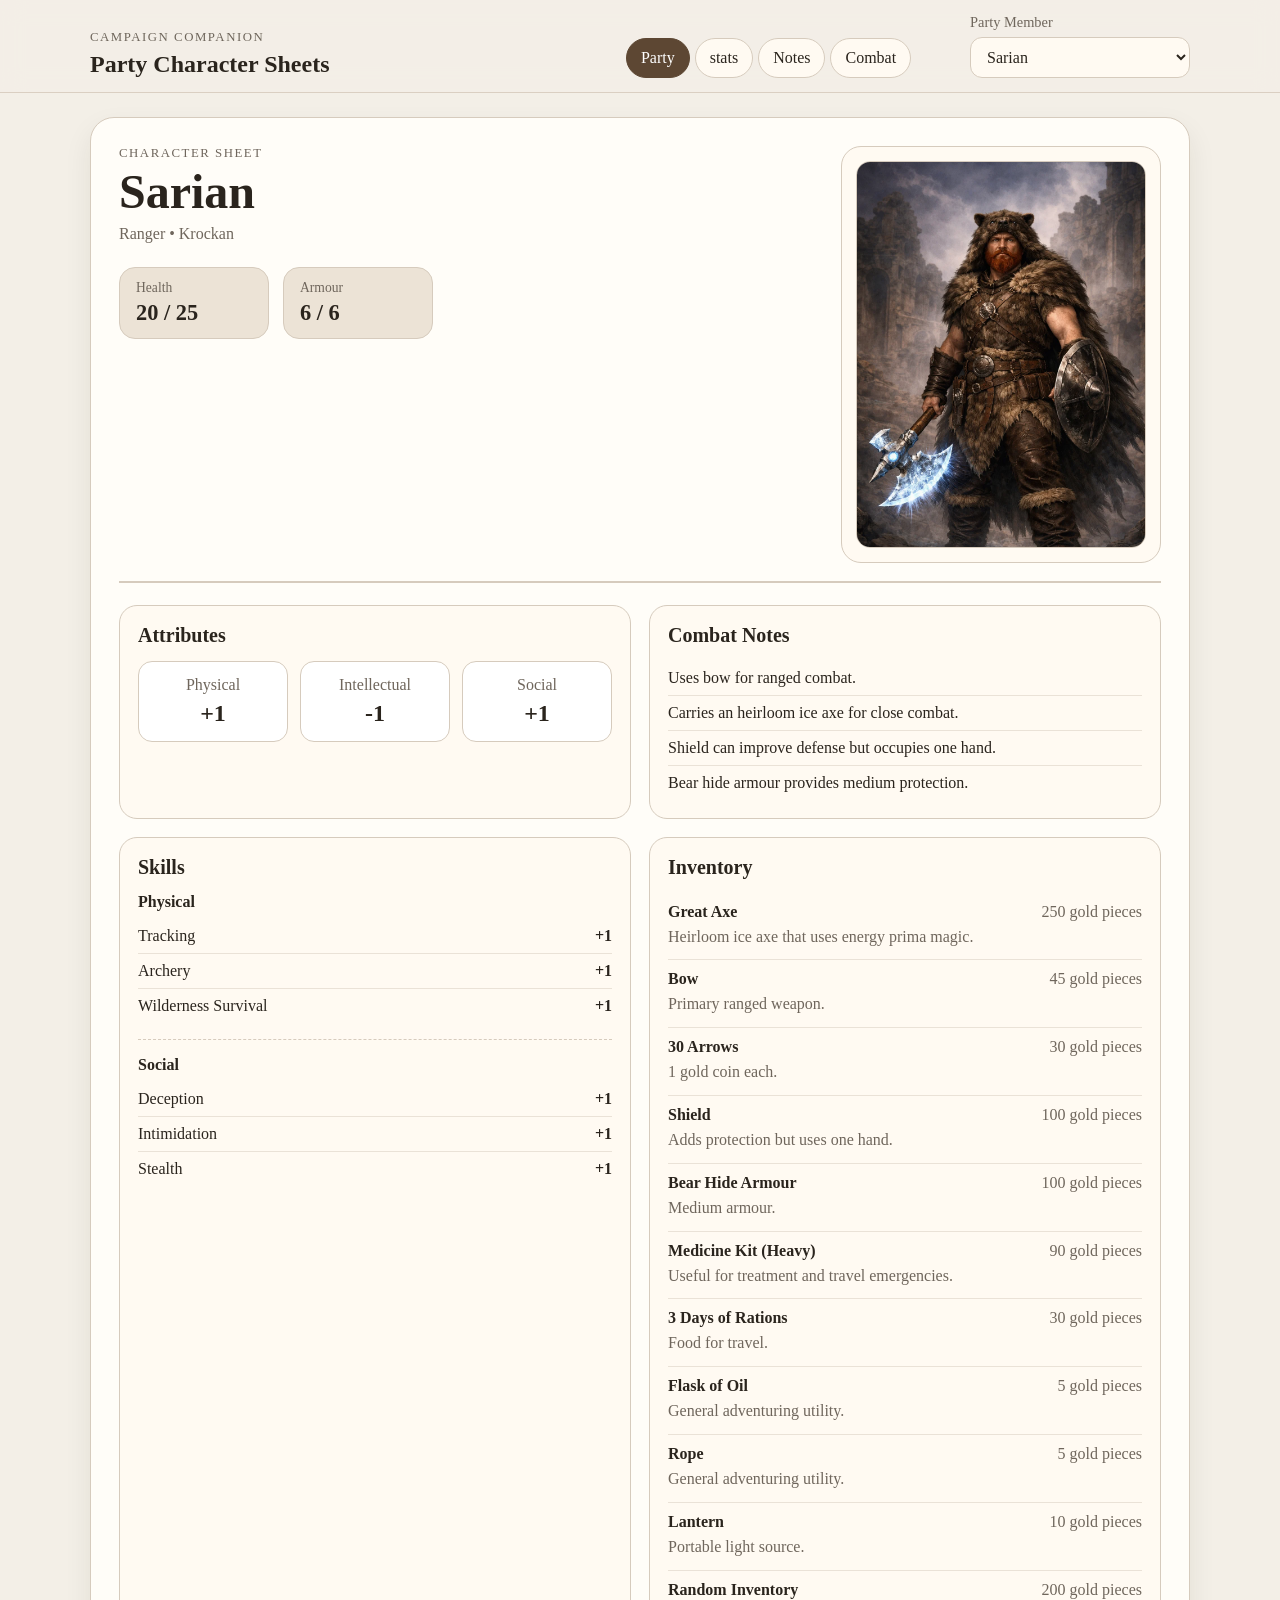
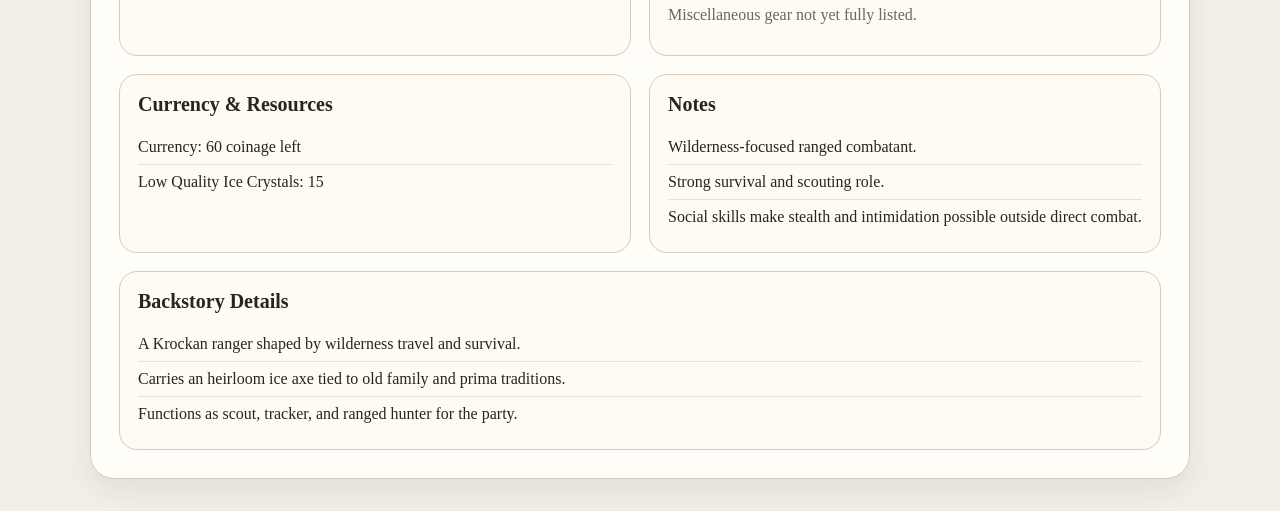
<file: index.html>
<!DOCTYPE html>
<html lang="en">
<head>
  <meta charset="UTF-8" />
  <meta name="viewport" content="width=device-width, initial-scale=1.0" />
  <title>Party Characters</title>
  <link rel="stylesheet" href="styles.css" />
  <script defer src="app.js"></script>
</head>
<body data-page="party">
  <header class="app-header">
    <div class="app-header-inner">
      <div class="brand-block">
        <p class="eyebrow">Campaign Companion</p>
        <h1 class="app-title">Party Character Sheets</h1>
      </div>

      <nav class="top-nav" aria-label="Primary">
        <a class="nav-link" data-nav="party" href="index.html">Party</a>
        <a class="nav-link" data-nav="characters" href="characters.html">stats</a>
        <a class="nav-link" data-nav="campaign" href="campaign-notes.html">Notes</a>
        <a class="nav-link" data-nav="combat" href="combat-rules.html">Combat</a>
      </nav>

      
<div class="selector-block">
  <label for="characterSelect">Party Member</label>
  <select id="characterSelect"></select>
</div>

    </div>
  </header>

  <main class="page">
    <section id="appError" class="error-wrap" hidden></section>
    
<section class="sheet" id="sheet">
  <header class="sheet-header">
    <div class="title-column">
      <div>
        <p class="eyebrow">Character Sheet</p>
        <h2 id="name">Loading...</h2>
        <p class="subtitle">
          <span id="role"></span>
          <span id="raceWrap" class="muted"></span>
        </p>
      </div>

      <div class="vitals-row">
        <div class="vital-card">
          <span class="vital-label">Health</span>
          <strong id="health">—</strong>
        </div>
        <div class="vital-card">
          <span class="vital-label">Armour</span>
          <strong id="armour">—</strong>
        </div>
      </div>
    </div>

    <aside class="portrait-card">
      <img id="portrait" src="images/stub-portrait.svg" alt="Character portrait" />
    </aside>
  </header>

  <section class="grid two-up">
    <article class="card" data-section="attributes">
      <h3>Attributes</h3>
      <div class="attribute-grid" id="attributeCards"></div>
    </article>

    <article class="card" data-section="combatNotes">
      <h3>Combat Notes</h3>
      <div class="list-block" id="combatNotes"></div>
    </article>
  </section>

  <section class="grid two-up">
    <article class="card" data-section="skills">
      <h3>Skills</h3>
      <div id="skills"></div>
    </article>

    <article class="card" data-section="inventory">
      <h3>Inventory</h3>
      <div id="inventory"></div>
    </article>
  </section>

  <section class="grid two-up">
    <article class="card" data-section="resources">
      <h3>Currency & Resources</h3>
      <div id="resources"></div>
    </article>

    <article class="card" data-section="notes">
      <h3>Notes</h3>
      <div class="list-block" id="notes"></div>
    </article>
  </section>

  <section class="grid">
    <article class="card" data-section="backstory">
      <h3>Backstory Details</h3>
      <div class="list-block" id="backstory"></div>
    </article>
  </section>
</section>

  </main>
</body>
</html>
</file>
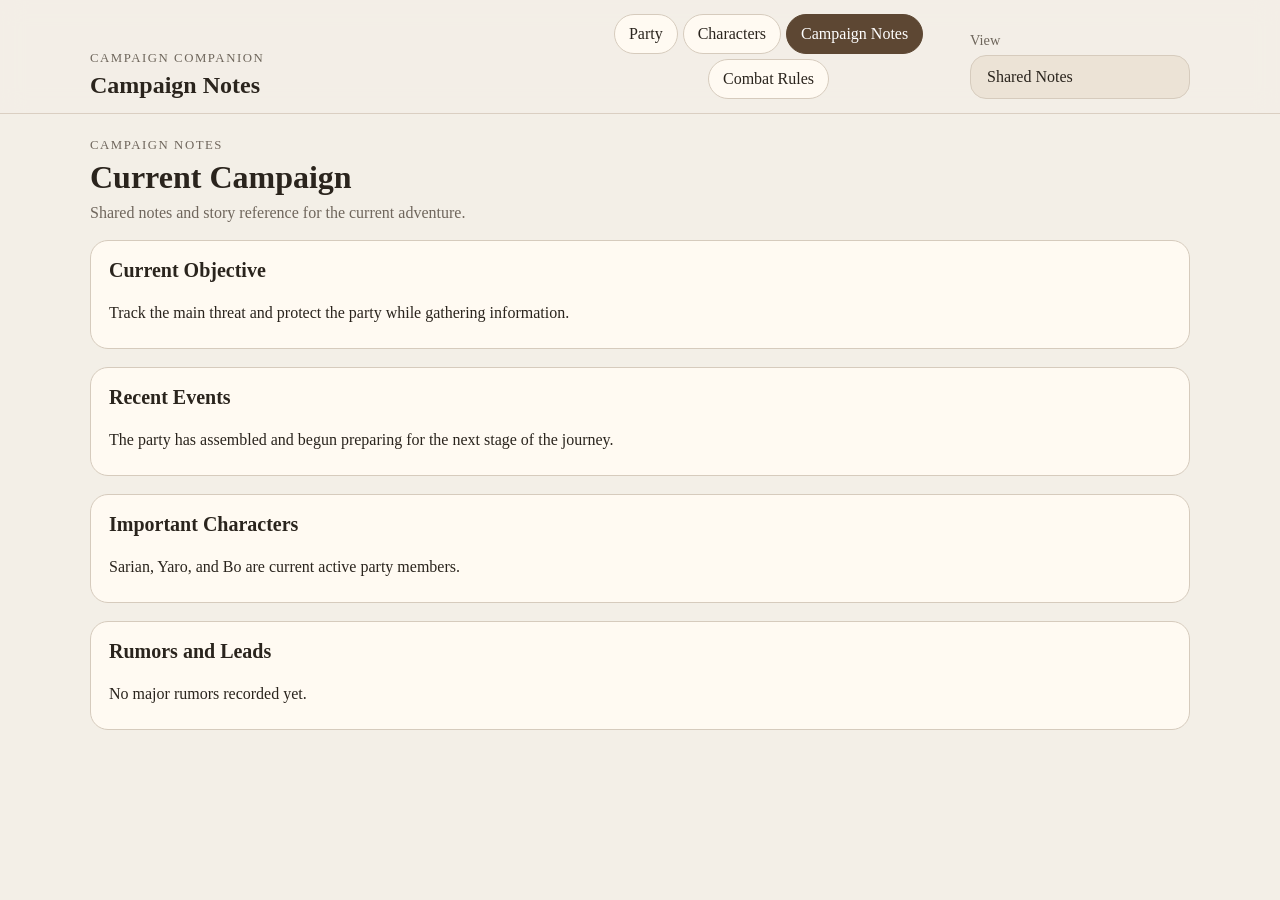
<file: campaign-notes.html>
<!DOCTYPE html>
<html lang="en">
<head>
  <meta charset="UTF-8" />
  <meta name="viewport" content="width=device-width, initial-scale=1.0" />
  <title>Campaign Notes</title>
  <link rel="stylesheet" href="styles.css" />
  <script defer src="app.js"></script>
</head>
<body data-page="campaign">
  <header class="app-header">
    <div class="app-header-inner">
      <div class="brand-block">
        <p class="eyebrow">Campaign Companion</p>
        <h1 class="app-title">Campaign Notes</h1>
      </div>

      <nav class="top-nav" aria-label="Primary">
        <a class="nav-link" data-nav="party" href="party-character.html">Party</a>
        <a class="nav-link" data-nav="characters" href="characters.html">Characters</a>
        <a class="nav-link" data-nav="campaign" href="campaign-notes.html">Campaign Notes</a>
        <a class="nav-link" data-nav="combat" href="combat-rules.html">Combat Rules</a>
      </nav>

      <div class="selector-block"><label>View</label><div class="vital-card">Shared Notes</div></div>
    </div>
  </header>

  <main class="page">
    <section id="appError" class="error-wrap" hidden></section>
    
<section class="page-intro">
  <p class="eyebrow">Campaign Notes</p>
  <h2 id="campaignTitle">Loading...</h2>
  <p id="campaignSummary" class="subtitle"></p>
</section>

<section id="campaignSections" class="cards-stack"></section>

  </main>
</body>
</html>
</file>
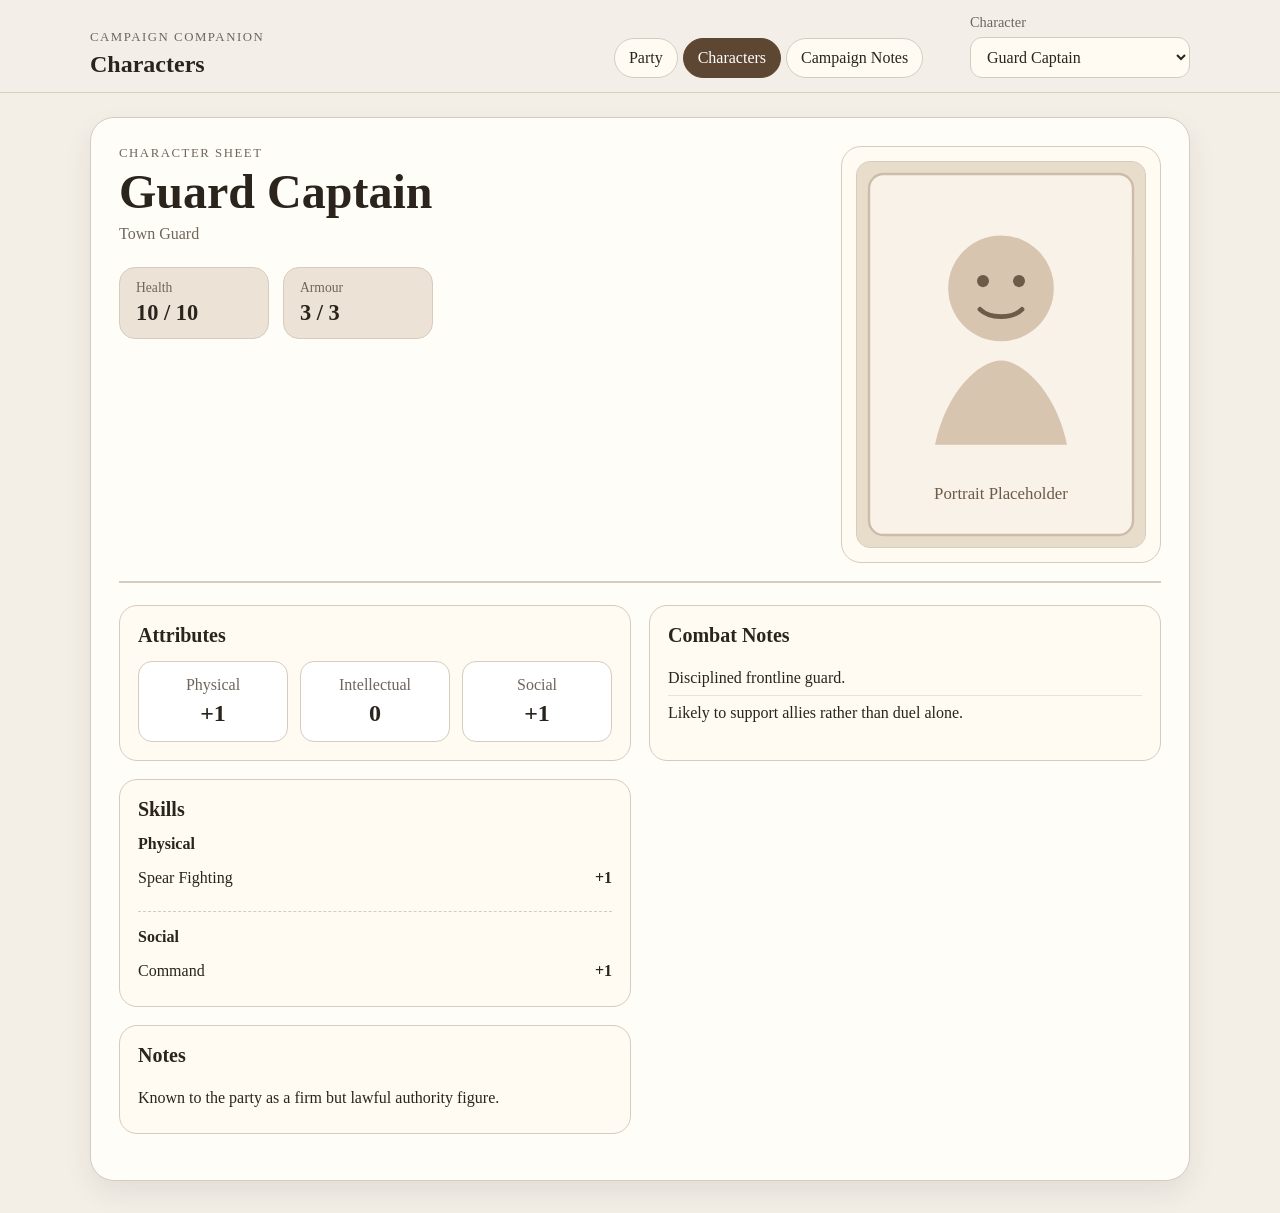
<file: characters.html>
<!DOCTYPE html>
<html lang="en">
<head>
  <meta charset="UTF-8" />
  <meta name="viewport" content="width=device-width, initial-scale=1.0" />
  <title>Characters</title>
  <link rel="stylesheet" href="styles.css" />
  <script defer src="app.js"></script>
</head>
<body data-page="characters">
  <header class="app-header">
    <div class="app-header-inner">
      <div class="brand-block">
        <p class="eyebrow">Campaign Companion</p>
        <h1 class="app-title">Characters</h1>
      </div>

      <nav class="top-nav" aria-label="Primary">
        <a class="nav-link" data-nav="party" href="index.html">Party</a>
        <a class="nav-link" data-nav="characters" href="characters.html">Characters</a>
        <a class="nav-link" data-nav="campaign" href="campaign-notes.html">Campaign Notes</a>
      </nav>

      
<div class="selector-block">
  <label for="characterSelect">Character</label>
  <select id="characterSelect"></select>
</div>

    </div>
  </header>

  <main class="page">
    <section id="appError" class="error-wrap" hidden></section>
    
<section class="sheet" id="sheet">
  <header class="sheet-header">
    <div class="title-column">
      <div>
        <p class="eyebrow">Character Sheet</p>
        <h2 id="name">Loading...</h2>
        <p class="subtitle">
          <span id="role"></span>
          <span id="raceWrap" class="muted"></span>
        </p>
      </div>

      <div class="vitals-row">
        <div class="vital-card">
          <span class="vital-label">Health</span>
          <strong id="health">—</strong>
        </div>
        <div class="vital-card">
          <span class="vital-label">Armour</span>
          <strong id="armour">—</strong>
        </div>
      </div>
    </div>

    <aside class="portrait-card">
      <img id="portrait" src="images/stub-portrait.svg" alt="Character portrait" />
    </aside>
  </header>

  <section class="grid two-up">
    <article class="card" data-section="attributes">
      <h3>Attributes</h3>
      <div class="attribute-grid" id="attributeCards"></div>
    </article>

    <article class="card" data-section="combatNotes">
      <h3>Combat Notes</h3>
      <div class="list-block" id="combatNotes"></div>
    </article>
  </section>

  <section class="grid two-up">
    <article class="card" data-section="skills">
      <h3>Skills</h3>
      <div id="skills"></div>
    </article>

    <article class="card" data-section="inventory">
      <h3>Inventory</h3>
      <div id="inventory"></div>
    </article>
  </section>

  <section class="grid two-up">
    <article class="card" data-section="resources">
      <h3>Currency & Resources</h3>
      <div id="resources"></div>
    </article>

    <article class="card" data-section="notes">
      <h3>Notes</h3>
      <div class="list-block" id="notes"></div>
    </article>
  </section>

  <section class="grid">
    <article class="card" data-section="backstory">
      <h3>Backstory Details</h3>
      <div class="list-block" id="backstory"></div>
    </article>
  </section>
</section>

  </main>
</body>
</html>
</file>
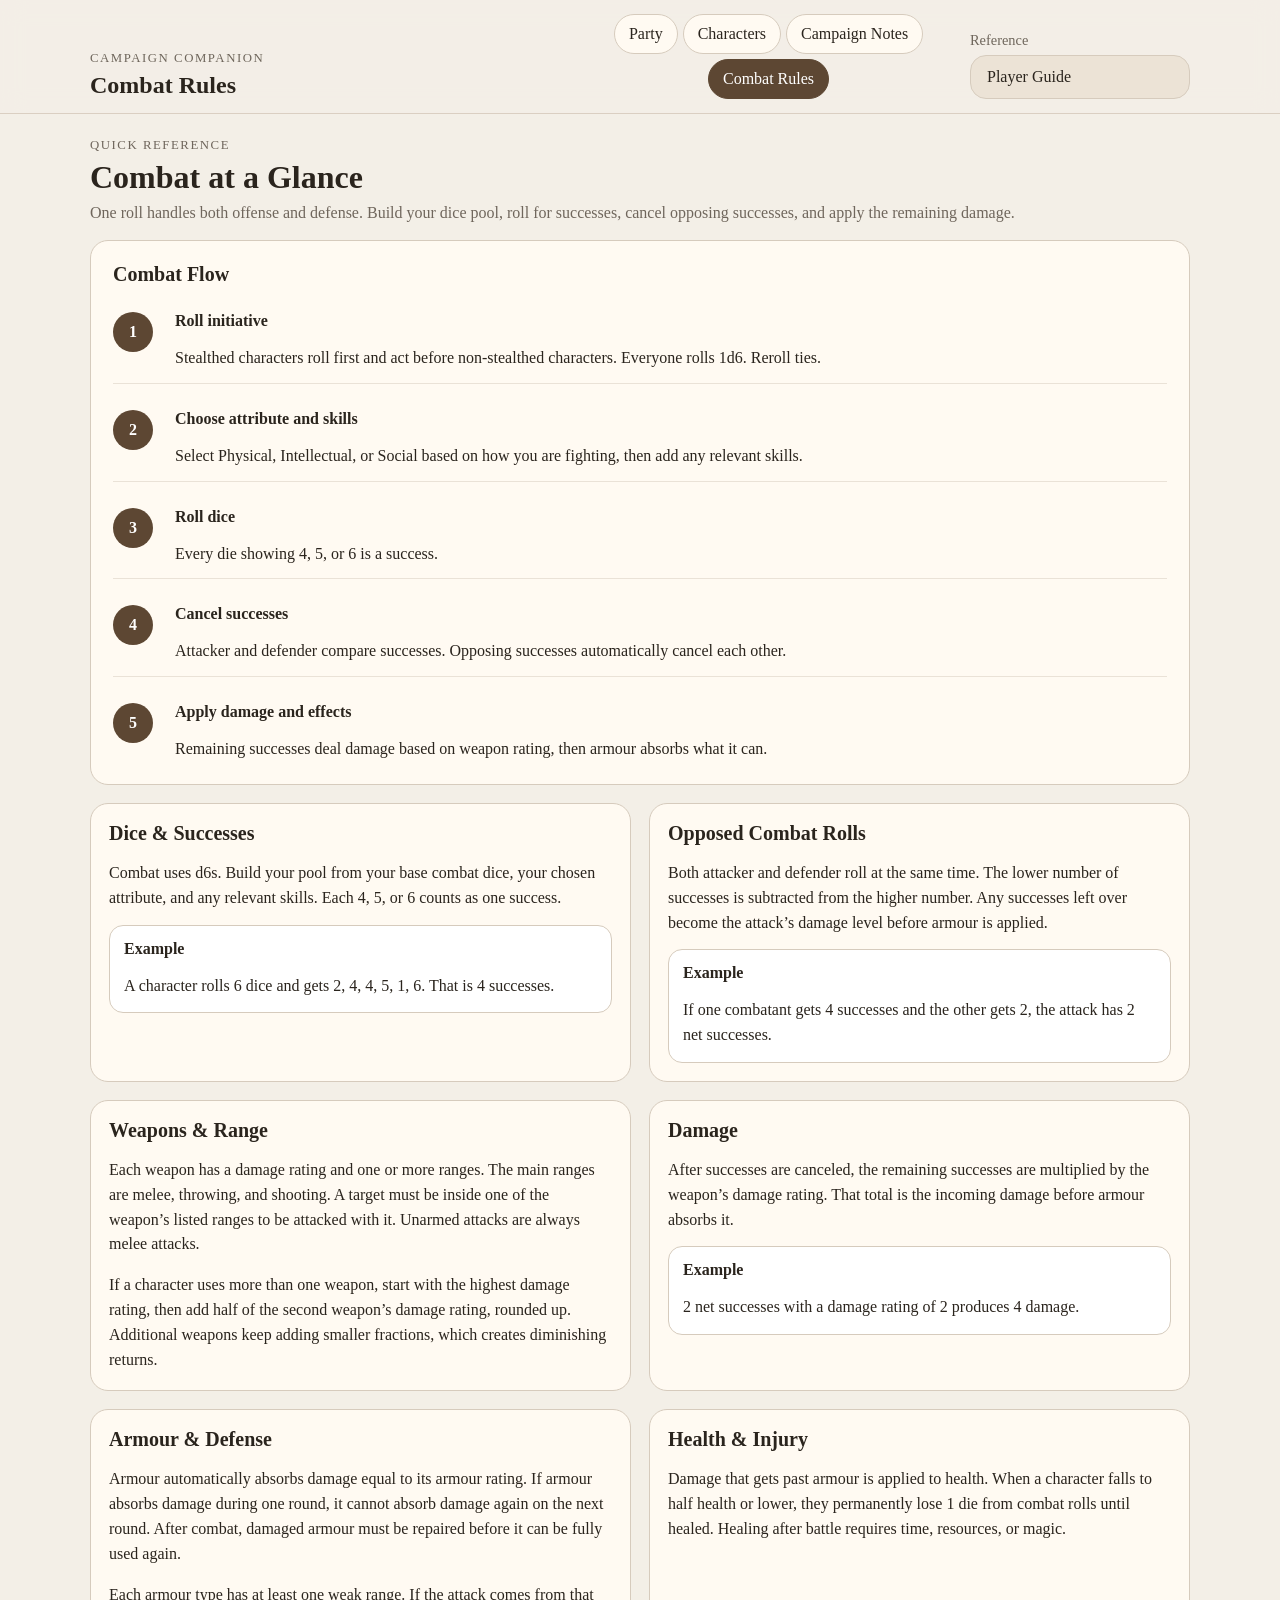
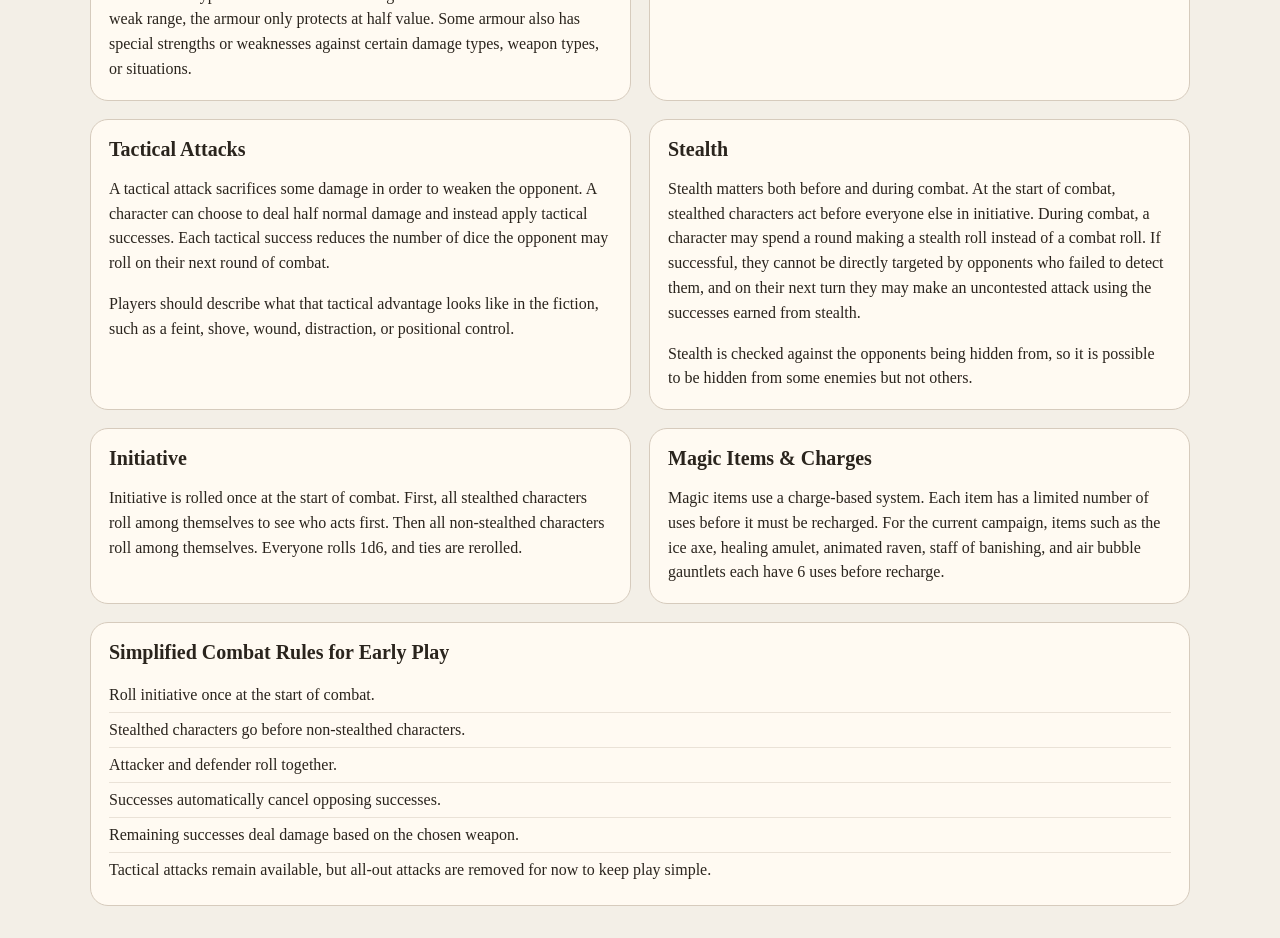
<file: combat-rules.html>
<!DOCTYPE html>
<html lang="en">
<head>
  <meta charset="UTF-8" />
  <meta name="viewport" content="width=device-width, initial-scale=1.0" />
  <title>Combat Rules</title>
  <link rel="stylesheet" href="styles.css" />
  <script defer src="app.js"></script>
</head>
<body data-page="combat">
  <header class="app-header">
    <div class="app-header-inner">
      <div class="brand-block">
        <p class="eyebrow">Campaign Companion</p>
        <h1 class="app-title">Combat Rules</h1>
      </div>

      <nav class="top-nav" aria-label="Primary">
        <a class="nav-link" data-nav="party" href="party-character.html">Party</a>
        <a class="nav-link" data-nav="characters" href="characters.html">Characters</a>
        <a class="nav-link" data-nav="campaign" href="campaign-notes.html">Campaign Notes</a>
        <a class="nav-link" data-nav="combat" href="combat-rules.html">Combat Rules</a>
      </nav>

      <div class="selector-block">
        <label>Reference</label>
        <div class="vital-card">Player Guide</div>
      </div>
    </div>
  </header>

  <main class="page">
    <section id="appError" class="error-wrap" hidden></section>

    <section class="page-intro">
      <p class="eyebrow">Quick Reference</p>
      <h2>Combat at a Glance</h2>
      <p class="subtitle">One roll handles both offense and defense. Build your dice pool, roll for successes, cancel opposing successes, and apply the remaining damage.</p>
    </section>

    <section class="grid">
      <article class="card quick-flow-card">
        <h3>Combat Flow</h3>
        <div class="flow-steps">
          <div class="flow-step">
            <span class="step-number">1</span>
            <div>
              <strong>Roll initiative</strong>
              <p>Stealthed characters roll first and act before non-stealthed characters. Everyone rolls 1d6. Reroll ties.</p>
            </div>
          </div>
          <div class="flow-step">
            <span class="step-number">2</span>
            <div>
              <strong>Choose attribute and skills</strong>
              <p>Select Physical, Intellectual, or Social based on how you are fighting, then add any relevant skills.</p>
            </div>
          </div>
          <div class="flow-step">
            <span class="step-number">3</span>
            <div>
              <strong>Roll dice</strong>
              <p>Every die showing 4, 5, or 6 is a success.</p>
            </div>
          </div>
          <div class="flow-step">
            <span class="step-number">4</span>
            <div>
              <strong>Cancel successes</strong>
              <p>Attacker and defender compare successes. Opposing successes automatically cancel each other.</p>
            </div>
          </div>
          <div class="flow-step">
            <span class="step-number">5</span>
            <div>
              <strong>Apply damage and effects</strong>
              <p>Remaining successes deal damage based on weapon rating, then armour absorbs what it can.</p>
            </div>
          </div>
        </div>
      </article>
    </section>

    <section class="grid two-up">
      <article class="card">
        <h3>Dice & Successes</h3>
        <p>Combat uses d6s. Build your pool from your base combat dice, your chosen attribute, and any relevant skills. Each 4, 5, or 6 counts as one success.</p>
        <div class="example-box">
          <strong>Example</strong>
          <p>A character rolls 6 dice and gets 2, 4, 4, 5, 1, 6. That is 4 successes.</p>
        </div>
      </article>

      <article class="card">
        <h3>Opposed Combat Rolls</h3>
        <p>Both attacker and defender roll at the same time. The lower number of successes is subtracted from the higher number. Any successes left over become the attack’s damage level before armour is applied.</p>
        <div class="example-box">
          <strong>Example</strong>
          <p>If one combatant gets 4 successes and the other gets 2, the attack has 2 net successes.</p>
        </div>
      </article>
    </section>

    <section class="grid two-up">
      <article class="card">
        <h3>Weapons & Range</h3>
        <p>Each weapon has a damage rating and one or more ranges. The main ranges are melee, throwing, and shooting. A target must be inside one of the weapon’s listed ranges to be attacked with it. Unarmed attacks are always melee attacks.</p>
        <p>If a character uses more than one weapon, start with the highest damage rating, then add half of the second weapon’s damage rating, rounded up. Additional weapons keep adding smaller fractions, which creates diminishing returns.</p>
      </article>

      <article class="card">
        <h3>Damage</h3>
        <p>After successes are canceled, the remaining successes are multiplied by the weapon’s damage rating. That total is the incoming damage before armour absorbs it.</p>
        <div class="example-box">
          <strong>Example</strong>
          <p>2 net successes with a damage rating of 2 produces 4 damage.</p>
        </div>
      </article>
    </section>

    <section class="grid two-up">
      <article class="card">
        <h3>Armour & Defense</h3>
        <p>Armour automatically absorbs damage equal to its armour rating. If armour absorbs damage during one round, it cannot absorb damage again on the next round. After combat, damaged armour must be repaired before it can be fully used again.</p>
        <p>Each armour type has at least one weak range. If the attack comes from that weak range, the armour only protects at half value. Some armour also has special strengths or weaknesses against certain damage types, weapon types, or situations.</p>
      </article>

      <article class="card">
        <h3>Health & Injury</h3>
        <p>Damage that gets past armour is applied to health. When a character falls to half health or lower, they permanently lose 1 die from combat rolls until healed. Healing after battle requires time, resources, or magic.</p>
      </article>
    </section>

    <section class="grid two-up">
      <article class="card">
        <h3>Tactical Attacks</h3>
        <p>A tactical attack sacrifices some damage in order to weaken the opponent. A character can choose to deal half normal damage and instead apply tactical successes. Each tactical success reduces the number of dice the opponent may roll on their next round of combat.</p>
        <p>Players should describe what that tactical advantage looks like in the fiction, such as a feint, shove, wound, distraction, or positional control.</p>
      </article>

      <article class="card">
        <h3>Stealth</h3>
        <p>Stealth matters both before and during combat. At the start of combat, stealthed characters act before everyone else in initiative. During combat, a character may spend a round making a stealth roll instead of a combat roll. If successful, they cannot be directly targeted by opponents who failed to detect them, and on their next turn they may make an uncontested attack using the successes earned from stealth.</p>
        <p>Stealth is checked against the opponents being hidden from, so it is possible to be hidden from some enemies but not others.</p>
      </article>
    </section>

    <section class="grid two-up">
      <article class="card">
        <h3>Initiative</h3>
        <p>Initiative is rolled once at the start of combat. First, all stealthed characters roll among themselves to see who acts first. Then all non-stealthed characters roll among themselves. Everyone rolls 1d6, and ties are rerolled.</p>
      </article>

      <article class="card">
        <h3>Magic Items & Charges</h3>
        <p>Magic items use a charge-based system. Each item has a limited number of uses before it must be recharged. For the current campaign, items such as the ice axe, healing amulet, animated raven, staff of banishing, and air bubble gauntlets each have 6 uses before recharge.</p>
      </article>
    </section>

    <section class="grid">
      <article class="card">
        <h3>Simplified Combat Rules for Early Play</h3>
        <ul class="clean-list stacked">
          <li>Roll initiative once at the start of combat.</li>
          <li>Stealthed characters go before non-stealthed characters.</li>
          <li>Attacker and defender roll together.</li>
          <li>Successes automatically cancel opposing successes.</li>
          <li>Remaining successes deal damage based on the chosen weapon.</li>
          <li>Tactical attacks remain available, but all-out attacks are removed for now to keep play simple.</li>
        </ul>
      </article>
    </section>
  </main>
</body>
</html>
</file>
<file: styles.css>
* {
  box-sizing: border-box;
}

:root {
  --bg: #f3efe7;
  --paper: #fffdf8;
  --ink: #2a241d;
  --muted: #6f665c;
  --line: #d6cbbd;
  --accent: #5d4733;
  --accent-soft: #ece3d6;
  --surface: #fffaf2;
  --shadow: 0 12px 28px rgba(42, 36, 29, 0.08);
  --radius: 18px;
}

html, body {
  margin: 0;
  padding: 0;
  background: var(--bg);
  color: var(--ink);
  font-family: Georgia, "Times New Roman", serif;
}

body {
  padding: 0 16px 32px;
}

.app-header {
  position: sticky;
  top: 0;
  z-index: 20;
  background: rgba(243, 239, 231, 0.94);
  backdrop-filter: blur(12px);
  border-bottom: 1px solid rgba(214, 203, 189, 0.85);
  margin: 0 -16px 24px;
  padding: 14px 16px;
}

.app-header-inner {
  max-width: 1100px;
  margin: 0 auto;
  display: grid;
  grid-template-columns: 1.3fr 1fr 220px;
  gap: 18px;
  align-items: end;
}

.app-title {
  margin: 0;
  font-size: 1.5rem;
}

.top-nav {
  display: flex;
  gap: 5px;
  flex-wrap: wrap;
  justify-content: center;
}

.nav-link {
  color: var(--ink);
  text-decoration: none;
  border: 1px solid var(--line);
  background: var(--surface);
  border-radius: 999px;
  padding: 10px 14px;
}

.nav-link.active {
  background: var(--accent);
  color: white;
  border-color: var(--accent);
}

.selector-block {
  display: flex;
  flex-direction: column;
  gap: 6px;
}

.selector-block label {
  color: var(--muted);
  font-size: 0.9rem;
}

.selector-block select {
  border: 1px solid var(--line);
  border-radius: 12px;
  background: var(--surface);
  color: var(--ink);
  padding: 10px 12px;
  font: inherit;
}

.page {
  max-width: 1100px;
  margin: 0 auto;
}

.sheet {
  background: var(--paper);
  border: 1px solid var(--line);
  border-radius: 24px;
  padding: 28px;
  box-shadow: var(--shadow);
}

.sheet-header {
  display: grid;
  grid-template-columns: 1.4fr 320px;
  gap: 24px;
  align-items: start;
  padding-bottom: 18px;
  margin-bottom: 22px;
  border-bottom: 2px solid var(--line);
}

.title-column h2 {
  margin: 0;
  font-size: clamp(2rem, 4vw, 3rem);
  line-height: 1.05;
}

.eyebrow {
  margin: 0 0 6px;
  text-transform: uppercase;
  letter-spacing: 0.12em;
  color: var(--muted);
  font-size: 0.8rem;
}

.subtitle {
  margin: 8px 0 0;
  color: var(--muted);
  font-size: 1rem;
}

.vitals-row {
  display: flex;
  gap: 14px;
  flex-wrap: wrap;
  margin-top: 24px;
}

.vital-card {
  min-width: 150px;
  border: 1px solid var(--line);
  background: var(--accent-soft);
  border-radius: 16px;
  padding: 12px 16px;
}

.vital-label {
  display: block;
  color: var(--muted);
  font-size: 0.85rem;
  margin-bottom: 4px;
}

.vital-card strong {
  font-size: 1.4rem;
}

.portrait-card {
  background: var(--surface);
  border: 1px solid var(--line);
  border-radius: 20px;
  padding: 14px;
}

.portrait-card img {
  display: block;
  width: 100%;
  aspect-ratio: 3 / 4;
  object-fit: cover;
  border-radius: 14px;
  border: 1px solid var(--line);
  background: #eadfcf;
}

.grid {
  display: grid;
  gap: 18px;
  margin-top: 18px;
}

.two-up {
  grid-template-columns: repeat(2, minmax(0, 1fr));
}

.card {
  background: var(--surface);
  border: 1px solid var(--line);
  border-radius: var(--radius);
  padding: 18px;
}

.card h3 {
  margin-top: 0;
  margin-bottom: 14px;
  font-size: 1.25rem;
}

.card h4 {
  margin: 0 0 8px;
  font-size: 1rem;
}

.attribute-grid {
  display: grid;
  grid-template-columns: repeat(3, minmax(0, 1fr));
  gap: 12px;
}

.attribute-card {
  padding: 14px;
  border: 1px solid var(--line);
  border-radius: 14px;
  background: white;
  text-align: center;
}

.attribute-card span {
  display: block;
  color: var(--muted);
  margin-bottom: 6px;
}

.attribute-card strong {
  font-size: 1.5rem;
}

.skill-group + .skill-group {
  margin-top: 16px;
  padding-top: 16px;
  border-top: 1px dashed var(--line);
}

.clean-list,
.inventory-list {
  list-style: none;
  padding: 0;
  margin: 0;
}

.clean-list li,
.inventory-list li {
  display: flex;
  justify-content: space-between;
  gap: 12px;
  padding: 8px 0;
  border-bottom: 1px solid rgba(214, 203, 189, 0.5);
}

.clean-list li:last-child,
.inventory-list li:last-child {
  border-bottom: none;
}

.clean-list.stacked li {
  justify-content: flex-start;
}

.inventory-list li {
  display: block;
  padding: 10px 0;
}

.inventory-top {
  display: flex;
  justify-content: space-between;
  gap: 12px;
  margin-bottom: 4px;
}

.item-cost {
  color: var(--muted);
  white-space: nowrap;
}

.inventory-list p {
  margin: 0;
  color: var(--muted);
  line-height: 1.4;
}

.muted {
  color: var(--muted);
}

.error-wrap {
  margin-bottom: 18px;
}

.page-intro {
  margin-bottom: 18px;
}

.page-intro h2 {
  margin: 0 0 8px;
  font-size: 2rem;
}

.cards-stack {
  display: grid;
  gap: 18px;
}

[hidden] {
  display: none !important;
}

@media (max-width: 980px) {
  .app-header-inner {
    grid-template-columns: 1fr;
    align-items: start;
  }

  .top-nav {
    justify-content: flex-start;
  }

  .sheet-header {
    grid-template-columns: 1fr;
  }
}

@media (max-width: 760px) {
  .two-up,
  .attribute-grid {
    grid-template-columns: 1fr;
  }
}

@media print {
  body {
    background: white;
    padding: 0;
  }

  .app-header {
    position: static;
    backdrop-filter: none;
    background: white;
    border-bottom: none;
    margin: 0 0 18px;
    padding: 0;
  }

  .sheet {
    box-shadow: none;
    border: none;
    border-radius: 0;
    padding: 0;
  }

  .card {
    break-inside: avoid;
  }
}


.quick-flow-card {
  padding: 22px;
}

.flow-steps {
  display: grid;
  gap: 14px;
}

.flow-step {
  display: grid;
  grid-template-columns: 48px 1fr;
  gap: 14px;
  align-items: start;
  padding: 12px 0;
  border-bottom: 1px solid rgba(214, 203, 189, 0.5);
}

.flow-step:last-child {
  border-bottom: none;
  padding-bottom: 0;
}

.step-number {
  display: inline-grid;
  place-items: center;
  width: 40px;
  height: 40px;
  border-radius: 999px;
  background: var(--accent);
  color: white;
  font-weight: 700;
}

.flow-step p,
.example-box p,
.card p {
  margin-bottom: 0;
  line-height: 1.55;
}

.example-box {
  margin-top: 14px;
  padding: 14px;
  border: 1px solid var(--line);
  border-radius: 14px;
  background: #fff;
}

.example-box strong {
  display: block;
  margin-bottom: 6px;
}
</file>
